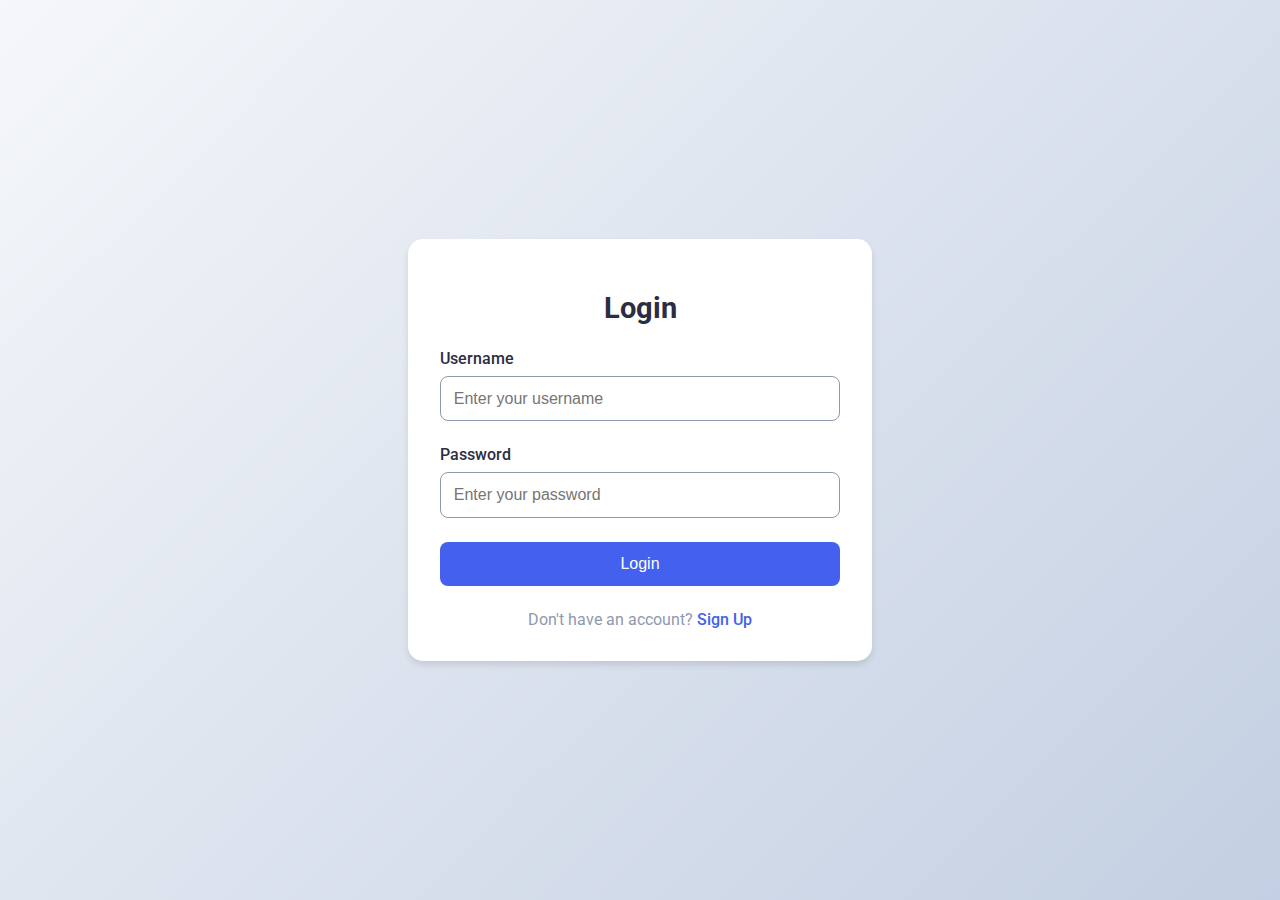
<file: game.html>
﻿<!DOCTYPE html>
<html lang="en">
<head>
    <meta charset="UTF-8">
    <meta name="viewport" content="width=device-width, initial-scale=1.0">
    <title>Telkomzle - puzzle</title>
    <link href="assets/css/style.css" rel="stylesheet" />
    <link href="assets/css/image-puzzle.css" rel="stylesheet" />
    <link href="https://fonts.googleapis.com/css2?family=Poppins:wght@400;500;600&display=swap" rel="stylesheet">
</head>
<body>
    <div id="collage">
        <h2>Telkom Landmark</h2>
        <hr />
        <div id="playPanel" style="padding:5px;display:none;">
            <h3 id="imgTitle"></h3>
            <hr />
            <div style="display:inline-block; margin:auto; width:95%; vertical-align:top; position: relative;">
                <div class="stats-container" style="position: absolute; bottom: -370px; left: 10px; display: flex; gap: 2rem; font-size: 0.9rem; z-index: 1; color: white; background: none; box-shadow: none; pointer-events: none;">
                    <div id="stepBox" style="display: inline-flex; align-items: center; width: 80px; justify-content: space-between; white-space: nowrap;">
                        <div>Steps:</div>
                        <div id="stepCount" class="stepCount">0</div>
                    </div>
                    <div id="timeBox" style="display: inline-flex; align-items: center; white-space: nowrap;">
                        Time Taken: <span id="timerPanel">0</span> secs
                    </div>
                </div>
                <ul id="sortable" class="sortable"></ul>
                <div id="actualImageBox">
                    <img id="actualImage" alt="Puzzle Image" />
                    <p id="levelPanel">
                        <input type="radio" name="level" id="easy" checked="checked" value="easy" 
                            onchange="imagePuzzle.startGame(images, this.value);" /> 
                        <label for="easy">Easy</label>
                        <input type="radio" name="level" id="medium" value="medium" 
                            onchange="imagePuzzle.startGame(images, this.value);" />
                        <label for="medium">Medium</label>
                        <input type="radio" name="level" id="hard" value="hard" 
                            onchange="imagePuzzle.startGame(images, this.value);" />
                        <label for="hard">Hard</label>
                    </p>
                    <div>
                        <button id="btnRule" type="button" class="btn" onclick="rules();">Rules</button>
                        <button id="newPhoto" type="button" class="btn" onclick="restart();">Another Photo</button>
                    </div>
                </div>
            </div>
        </div>
        <div id="gameOver" style="display:none;">
            <div style="background-color: #fc9e9e; padding: 5px 10px 20px 10px; text-align: center; ">
                <h2 style="text-align:center">Game Over!!</h2>
                <p>Congratulations!! <br /> You have completed this picture.</p>
                <p>Steps: <span id="finalStepCount" class="stepCount">0</span> steps.</p>
                <p>Time Taken: <span class="timeCount">0</span> seconds</p>
                <div>
                    <button type="button" onclick="window.location.reload(true);">Play Again</button>
                </div>
            </div>
        </div>
    </div>

    <script>
        var images = [
            { src: 'assets/images/rektorat.jpg', title: 'Gedung Bangkit' },
            { src: 'assets/images/GKU.jpg', title: 'Gedung Tokong Nanas' },
            { src: 'assets/images/tult1.jpg', title: 'Telkom University Landmark Tower' },
            { src: 'assets/images/BTP.jpg', title: 'Bandung Tekno Park' },
            { src: 'assets/images/asrama.jpg', title: 'asrama' }

        ];

        window.onload = function () {
            var level = document.querySelector('#levelPanel input[type="radio"]:checked').value;
            imagePuzzle.startGame(images, level);
        };
        
        function restart() {
            var level = document.querySelector('#levelPanel input[type="radio"]:checked').value;
            imagePuzzle.startGame(images, level);
        }
        
        function rules() {
            alert('Re arrange the image parts in a way that it correctly forms the picture. \nThe no. of steps taken will be counted.');
        }
    </script>

   <!-- Fix the script loading and window.onload issue -->

<!-- Load JavaScript files in the correct order -->
<script src="assets/js/auth.js"></script>
<script src="assets/js/image-puzzle.js"></script>

<!-- Remove the duplicate window.onload function and use one consistent approach -->
<script>
    // Use DOMContentLoaded instead of window.onload to ensure scripts are loaded
    document.addEventListener('DOMContentLoaded', async () => {
        console.log('DOM fully loaded');
        
        // First check authentication
        const isAuthenticated = await Auth.checkAuth();
        if (!isAuthenticated) {
            console.log('Not authenticated, redirecting to login');
            Auth.redirectToLogin();
            return; // Stop execution if not authenticated
        }
        
        console.log('Authentication successful, starting game');
        
        // Then start the game (this was previously in window.onload)
        var level = document.querySelector('#levelPanel input[type="radio"]:checked').value;
        imagePuzzle.startGame(images, level);
    });
    
    // Keep these functions available globally for HTML onclick events
    function restart() {
        var level = document.querySelector('#levelPanel input[type="radio"]:checked').value;
        imagePuzzle.startGame(images, level);
    }
    
    function rules() {
        alert('Re arrange the image parts in a way that it correctly forms the picture. \nThe no. of steps taken will be counted.');
    }
</script>
</body>
</html>
</file>
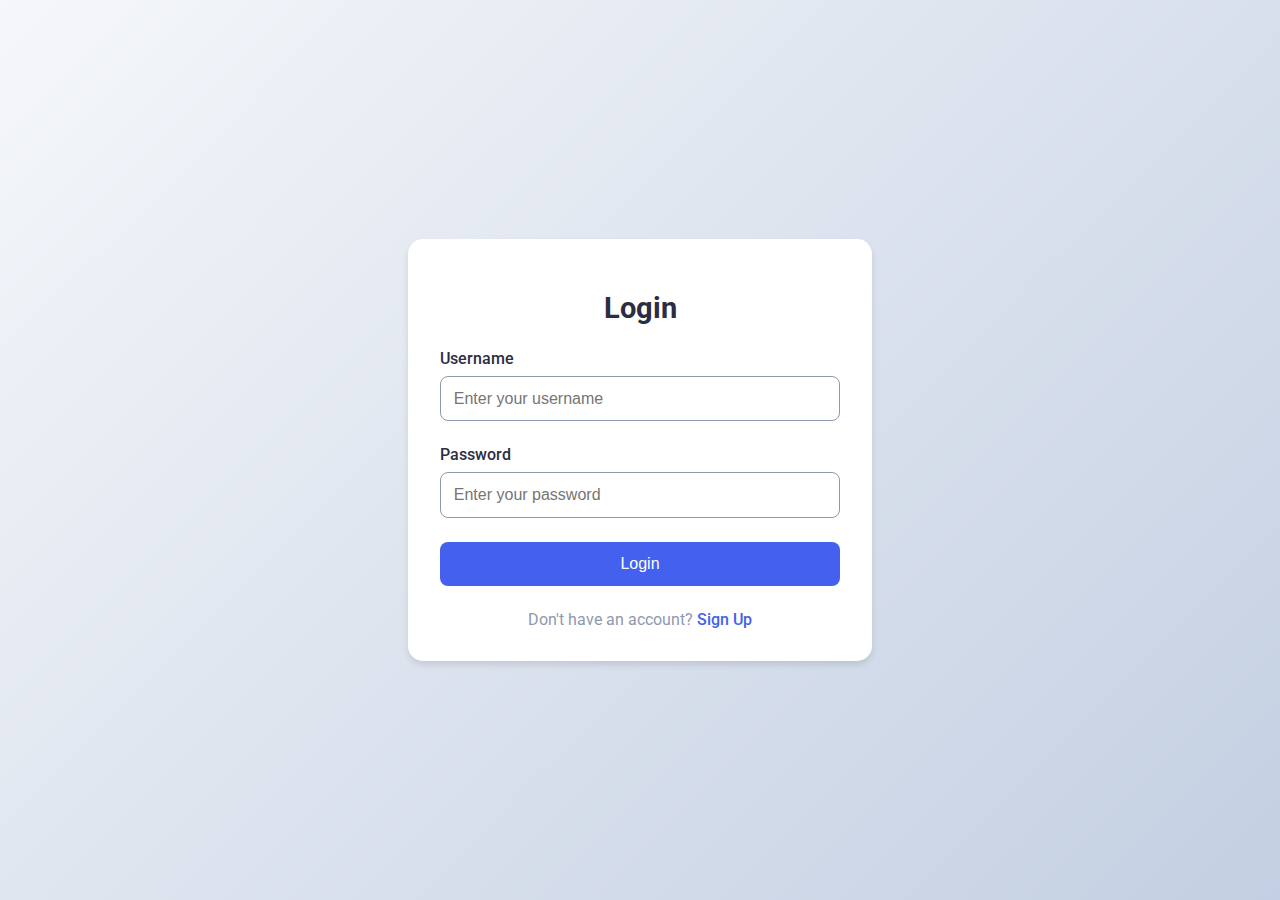
<file: login.html>
<!DOCTYPE html>
<html lang="en">
<head>
    <meta charset="UTF-8">
    <meta name="viewport" content="width=device-width, initial-scale=1.0">
    <title>Puzzle Game Login</title>
    <link href="https://fonts.googleapis.com/css2?family=Roboto:wght@400;500&display=swap" rel="stylesheet">
    <link href="assets/css/login.css" rel="stylesheet" />
    <meta http-equiv="Cache-Control" content="no-cache, no-store, must-revalidate">
    <meta http-equiv="Pragma" content="no-cache">
    <meta http-equiv="Expires" content="0">
</head>
<body>
    <div class="auth-container">
        <h1>Login</h1>
        <div class="form-group">
            <label for="username">Username</label>
            <input type="text" id="username" placeholder="Enter your username">
        </div>
        <div class="form-group">
            <label for="password">Password</label>
            <input type="password" id="password" placeholder="Enter your password">
        </div>
        <div class="form-group">
            <button onclick="loginUser()" class="btn">Login</button>
        </div>
        <div class="auth-link">
            <p>Don't have an account? <a href="register.html">Sign Up</a></p>
        </div>
        <div id="error-message" style="color: red; margin-top: 10px; display: none;"></div>
    </div>
    
    <script>
        // Prevent form resubmission
        if (window.history.replaceState) {
            window.history.replaceState(null, null, window.location.href);
        }
        
        async function loginUser() {
            const username = document.getElementById('username').value.trim();
            const password = document.getElementById('password').value;
            const errorDiv = document.getElementById('error-message');
            
            // Reset error message
            errorDiv.style.display = 'none';
            errorDiv.textContent = '';
            
            // Enhanced validation
            if (!username) {
                errorDiv.textContent = 'Username is required';
                errorDiv.style.display = 'block';
                return;
            }
            
            if (username.length < 3) {
                errorDiv.textContent = 'Username must be at least 3 characters long';
                errorDiv.style.display = 'block';
                return;
            }
            
            if (!password) {
                errorDiv.textContent = 'Password is required';
                errorDiv.style.display = 'block';
                return;
            }
            
            if (password.length < 6) {
                errorDiv.textContent = 'Password must be at least 6 characters long';
                errorDiv.style.display = 'block';
                return;
            }
            
            try {
                // Show loading state
                document.querySelector('.btn').textContent = 'Logging in...';
                document.querySelector('.btn').disabled = true;
                
                console.log('Attempting login for user:', username);
                console.log('Login endpoint:', 'https://games.teluapp.org/8puzzle/backend/api/login.php');
                
                const response = await fetch('https://games.teluapp.org/8puzzle/backend/api/login.php', {
                    method: 'POST',
                    headers: {
                        'Content-Type': 'application/json'
                    },
                    credentials: 'include',
                    body: JSON.stringify({ username, password })
                });
                
                console.log('Login response status:', response.status);
                
                // Get raw response text first for debugging
                const responseText = await response.text();
                console.log('Raw server response:', responseText);
                
                try {
                    // Try to parse as JSON
                    const data = JSON.parse(responseText);
                    console.log('Parsed login response:', data);
                    
                    if (data.status === "success") {
                        // Store login success flag in sessionStorage
                        console.log('Login successful, storing success flag');
                        sessionStorage.setItem('justLoggedIn', 'true');
                        
                        // Log cookies after successful login
                        console.log('Cookies after login:', document.cookie);
                        
                        // Redirect on success
                        console.log('Redirecting to dashboard.html');
                        window.location.replace('dashboard.html');
                    } else {
                        // Show error message from server
                        console.log('Login failed with message:', data.message);
                        errorDiv.textContent = data.message || 'Login failed';
                        errorDiv.style.display = 'block';
                    }
                } catch (jsonError) {
                    // Handle invalid JSON response
                    console.error('JSON parsing error:', jsonError);
                    errorDiv.textContent = 'Server returned an invalid response. Please try again later.';
                    errorDiv.style.display = 'block';
                }
            } catch (error) {
                // Handle network errors
                console.error('Network error:', error);
                errorDiv.textContent = 'Connection failed. Please check your internet connection.';
                errorDiv.style.display = 'block';
            } finally {
                // Reset button state
                document.querySelector('.btn').textContent = 'Login';
                document.querySelector('.btn').disabled = false;
            }
        }
        
        // Add enter key support
        document.addEventListener('keypress', function(e) {
            if (e.key === 'Enter') {
                loginUser();
            }
        });
        
        // Check for error parameters in URL
        document.addEventListener('DOMContentLoaded', function() {
            console.log('Login page fully loaded');
            
            // Check for any login errors in the URL (if redirected from game)
            const urlParams = new URLSearchParams(window.location.search);
            const errorParam = urlParams.get('error');
            if (errorParam) {
                console.log('Login page loaded with error parameter:', errorParam);
                const errorDiv = document.getElementById('error-message');
                errorDiv.textContent = 'Session expired or invalid. Please login again.';
                errorDiv.style.display = 'block';
            }
            
            // Log any existing cookies
            console.log('Existing cookies on login page:', document.cookie);
        });
    </script>
</body>
</html>
</file>
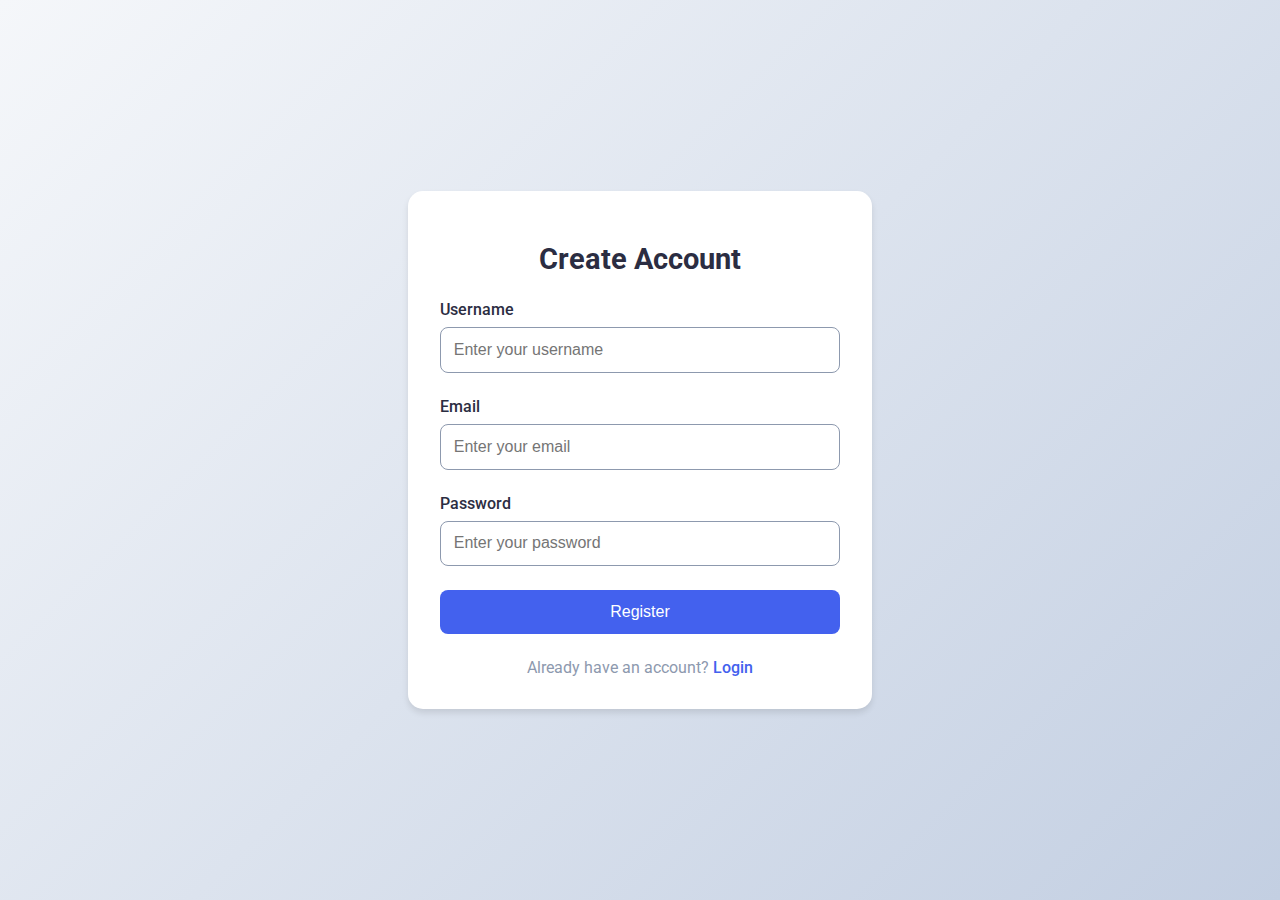
<file: register.html>
<!DOCTYPE html>
<html lang="en">
<head>
    <meta charset="UTF-8">
    <meta name="viewport" content="width=device-width, initial-scale=1.0">
    <title>Register - Puzzle Game</title>
    <link href="https://fonts.googleapis.com/css2?family=Roboto:wght@400;500&display=swap" rel="stylesheet">
    <link href="assets/css/login.css" rel="stylesheet" />
    <meta http-equiv="Cache-Control" content="no-cache, no-store, must-revalidate">
    <meta http-equiv="Pragma" content="no-cache">
    <meta http-equiv="Expires" content="0">
    <style>
        /* Basic styles for validation messages */
        .error-text {
            color: #ff4d4d;
            font-size: 0.8rem;
            margin-top: 5px;
            display: none;
        }
    </style>
</head>
<body>
    <div class="auth-container">
        <h1>Create Account</h1>
        <form id="registerForm">
            <div class="form-group">
                <label for="username">Username</label>
                <input type="text" id="username" name="username" placeholder="Enter your username" required>
                <div id="username-error" class="error-text">Username must be at least 3 characters and contain only letters, numbers, and underscores</div>
            </div>
            <div class="form-group">
                <label for="email">Email</label>
                <input type="email" id="email" name="email" placeholder="Enter your email" required>
                <div id="email-error" class="error-text">Please enter a valid email address</div>
            </div>
            <div class="form-group">
                <label for="password">Password</label>
                <input type="password" id="password" name="password" placeholder="Enter your password" required>
                <div id="password-error" class="error-text">Password must be at least 8 characters with uppercase, lowercase, and numbers</div>
            </div>
            <div class="form-group">
                <button type="submit" class="btn">Register</button>
            </div>
            <div class="auth-link">
                <p>Already have an account? <a href="login.html">Login</a></p>
            </div>
        </form>
        <div id="error-message" style="color: red; margin-top: 10px; display: none;"></div>
    </div>
    <script>
        document.getElementById('registerForm').addEventListener('submit', function(e) {
            e.preventDefault();
            
            // Reset error messages
            document.querySelectorAll('.error-text').forEach(el => el.style.display = 'none');
            document.getElementById('error-message').style.display = 'none';
            
            // Get form values
            const username = document.getElementById('username').value.trim();
            const email = document.getElementById('email').value.trim();
            const password = document.getElementById('password').value;
            let hasError = false;
            
            // Validate username
            if (username.length < 3) {
                document.getElementById('username-error').style.display = 'block';
                hasError = true;
            }
            
            if (!/^[a-zA-Z0-9_]+$/.test(username)) {
                document.getElementById('username-error').style.display = 'block';
                hasError = true;
            }
            
            // Validate email
            const emailRegex = /^[^\s@]+@[^\s@]+\.[^\s@]+$/;
            if (!emailRegex.test(email)) {
                document.getElementById('email-error').style.display = 'block';
                hasError = true;
            }
            
            // Validate password
            if (password.length < 8) {
                document.getElementById('password-error').style.display = 'block';
                hasError = true;
            }
            
            // Password strength validation
            const hasUpperCase = /[A-Z]/.test(password);
            const hasLowerCase = /[a-z]/.test(password);
            const hasNumbers = /[0-9]/.test(password);
            
            if (!hasUpperCase || !hasLowerCase || !hasNumbers) {
                document.getElementById('password-error').style.display = 'block';
                hasError = true;
            }
            
            // If validation fails, stop here
            if (hasError) {
                return;
            }
            
            // Prepare to submit
            const submitButton = document.querySelector('.btn');
            submitButton.textContent = 'Creating Account...';
            submitButton.disabled = true;
            
            const dataToSend = JSON.stringify({ username, email, password });
            fetch('https://games.teluapp.org/8puzzle/backend/api/register.php', {
                method: 'POST',
                headers: {
                    'Content-Type': 'application/json',
                },
                body: dataToSend
            })
            .then(response => {
                if (!response.ok) {
                    throw new Error(`HTTP error! status: ${response.status}`);
                }
                return response.json();
            })
            .then(data => {
                if (data.status === 'success') {
                    alert('Registration successful!');
                    window.location.href = 'login.html';
                } else {
                    const errorMessage = document.getElementById('error-message');
                    errorMessage.textContent = data.message || 'Registration failed. Please try again.';
                    errorMessage.style.display = 'block';
                }
            })
            .catch(error => {
                console.error('Error:', error);
                const errorMessage = document.getElementById('error-message');
                errorMessage.textContent = 'Registration failed. Please try again.';
                errorMessage.style.display = 'block';
            })
            .finally(() => {
                // Reset button state
                submitButton.textContent = 'Register';
                submitButton.disabled = false;
            });
        });
    </script>
</body>
</html>
</file>
<file: assets/css/style.css>
﻿:root {
    --primary: #4361ee;
    --secondary: #3f37c9;
    --accent: #4895ef;
    --background: #f0f2f5;
    --card: #ffffff;
    --text: #2b2d42;
    --text-light: #8d99ae;
    --success: #4cc9f0;
    --warning: #ffd60a;
    --danger: #ef233c;
    --shadow: 0 4px 6px rgba(0, 0, 0, 0.1);
}

body {
    font-family: 'Poppins', sans-serif;
    margin: 0;
    background: linear-gradient(135deg, #f5f7fa 0%, #c3cfe2 100%);
    min-height: 100vh;
    color: var(--text);
}

#collage {
    padding: 2rem;
    max-width: 1200px;
    margin: 0 auto;
}

#collage h2 {
    font-size: 2.5rem;
    color: var(--text);
    text-align: center;
    margin-bottom: 1.5rem;
    font-weight: 600;
    text-transform: uppercase;
    letter-spacing: 2px;
}

#collage hr {
    border: none;
    height: 3px;
    background: linear-gradient(to right, var(--primary), var(--accent));
    margin: 1.5rem 0;
    opacity: 0.3;
    border-radius: 3px;
}

/* Stats Container - New Addition */
#actualImageBox {
    position: relative;
}

/* Stats Container with positioning at top left */
/* Stats Container */
.stats-container {
    position: absolute;
    top: 10px;
    left: 10px;
    display: flex;
    justify-content: flex-start;
    gap: 2rem;
    font-size: 0.9rem;
    z-index: 100;
    color: white;
    background: none;  /* Menghilangkan background */
    box-shadow: none;  /* Menghilangkan shadow */
}

#playPanel {
    position: relative;
}

#stepBox, #timeBox {
    display: inline-flex;
    align-items: center;
    white-space: nowrap;
}

#stepBox {
    width: 80px; /* Memberikan fixed width agar sejajar */
    justify-content: space-between;
}

.stepCount {
    font-weight: 600;
}

.sortable {
    margin-bottom: 0;
}

/* Buttons */
.btn {
    background: linear-gradient(135deg, var(--primary), var(--secondary));
    color: white;
    border: none;
    padding: 0.8rem 1.5rem;
    border-radius: 30px;
    font-size: 1rem;
    font-weight: 500;
    cursor: pointer;
    transition: all 0.3s ease;
    box-shadow: 0 4px 15px rgba(67, 97, 238, 0.2);
    margin: 0.5rem;
}

.btn:hover {
    transform: translateY(-3px);
    box-shadow: 0 8px 25px rgba(67, 97, 238, 0.4);
}

/* Level Panel */
#levelPanel {
    margin: 2rem 0;
    text-align: center;
    display: flex;
    justify-content: center;
    gap: 1rem;
    flex-wrap: wrap;
}

#levelPanel input[type="radio"] {
    display: none;
}

#levelPanel label {
    padding: 0.8rem 1.5rem;
    border-radius: 30px;
    cursor: pointer;
    background: white;
    color: var(--text);
    font-weight: 500;
    transition: all 0.3s ease;
    box-shadow: var(--shadow);
}

#levelPanel input[type="radio"]:checked + label {
    background: var(--primary);
    color: white;
    box-shadow: 0 5px 15px rgba(67, 97, 238, 0.3);
}

/* Game Over Screen */
#gameOver {
    position: fixed;
    top: 0;
    left: 0;
    right: 0;
    bottom: 0;
    background: rgba(0,0,0,0.8);
    backdrop-filter: blur(5px);
    display: flex;
    align-items: center;
    justify-content: center;
    z-index: 1000;
}

#gameOver div {
    background: white;
    padding: 3rem;
    border-radius: 20px;
    text-align: center;
    box-shadow: 0 20px 50px rgba(0,0,0,0.3);
    max-width: 400px;
    width: 90%;
    animation: popIn 0.5s cubic-bezier(0.34, 1.56, 0.64, 1);
}

@keyframes popIn {
    from { 
        transform: scale(0.8);
        opacity: 0;
    }
    to { 
        transform: scale(1);
        opacity: 1;
    }
}

/* Responsive Design */
@media (max-width: 768px) {
    #collage {
        padding: 1rem;
    }
    
    #collage h2 {
        font-size: 2rem;
    }
    
    .btn {
        padding: 0.7rem 1.2rem;
        font-size: 0.9rem;
    }

    .stats-container {
        flex-direction: row;
        gap: 1rem;
        padding: 0.8rem;
    }
}
</file>
<file: assets/css/image-puzzle.css>
﻿body {
    font-family: 'Segoe UI', Calibri, Arial;
    margin: 0;
    background: var(--background);
}

#collage {
    padding: 20px;
}

#collage hr {
    border: none;
    border-top: 2px solid var(--text-light);
    height: 1px;
}

#collage #playPanel {
    background: var(--card);
    padding: 10px 0px;
    margin: 10px auto;
    max-width: 800px;
    width: 95%;
    border-radius: 12px;
    box-shadow: var(--shadow);
}

#collage #actualImageBox {
    display: inline-block;
    font-size: 0.8em;
    margin: 10px 10px;
    vertical-align: top;
    width: 280px;
    background: var(--background);
    padding: 15px;
    border-radius: 8px;
}



#collage img#actualImage {
    border: 2px solid var(--accent);
    height: 280px;
    width: 280px;
    border-radius: 8px;
}

#collage #sortable {
    border: 2px solid var(--primary);
    list-style-type: none;
    display: inline-block;
    margin: 10px;
    padding: 0;
    width: 400px;
    border-radius: 8px;
    overflow: hidden;
}

#collage #sortable li {
    background-size: 400% 400%;
    border: none;
    cursor: pointer;
    margin: 0;
    padding: 0;
    float: left;
    width: 100px;
    height: 100px;
}

#collage button {
    background: var(--primary);
    color: white;
    border: none;
    font-size: 14px;
    height: auto;
    width: auto;
    padding: 8px 16px;
    border-radius: 6px;
    cursor: pointer;
    transition: all 0.3s ease;
    margin: 5px;
}

#collage button:hover {
    background: var(--secondary);
    transform: translateY(-2px);
    box-shadow: var(--shadow);
}

h2 {
    font-weight: normal;
    text-align: center;
    color: var(--text);
}

h3 {
    font-weight: normal;
    margin: 3px 0px;
    text-align: center;
    color: var(--text);
}

#gameOver {
    display: none;
}

#gameOver div {
    background: var(--card);
    padding: 20px;
    text-align: center;
    border-radius: 12px;
    box-shadow: var(--shadow);
}

#gameOver h2 {
    text-align: center;
    color: var(--success);
}

#collage #stepBox,
#collage #timeBox {
    display: inline-block;
    background: var(--background);
    padding: 0.5rem 1rem;
    border-radius: 8px;
    margin: 0.5rem 1rem;
    font-size: 0.9rem;
    color: var(--text);
    font-weight: 500;
    box-shadow: inset 0 2px 4px rgba(0,0,0,0.05);
    width: auto;
}

/* Add a container for the boxes to control layout */
.stats-container {
    display: flex;
    align-items: center;
    justify-content: center;
    gap: 1rem;
    margin: 0.5rem 0;
}
</file>
<file: assets/css/login.css>
:root {
    --primary: #4361ee;
    --secondary: #3f37c9;
    --accent: #4895ef;
    --background: #f0f2f5;
    --card: #ffffff;
    --text: #2b2d42;
    --text-light: #8d99ae;
    --success: #4cc9f0;
    --warning: #ffd60a;
    --danger: #ef233c;
    --shadow: 0 4px 6px rgba(0, 0, 0, 0.1);
}

body {
    font-family: 'Roboto', sans-serif;
    margin: 0;
    padding: 0;
    min-height: 100vh;
    display: flex;
    align-items: center;
    justify-content: center;
    background: linear-gradient(135deg, #f5f7fa 0%, #c3cfe2 100%);
}

.auth-container {
    width: 100%;
    max-width: 400px;
    margin: 20px;
    padding: 2rem;
    background: var(--card);
    border-radius: 15px;
    box-shadow: var(--shadow);
}

.auth-container h1 {
    color: var(--text);
    text-align: center;
    margin-bottom: 1.5rem;
    font-size: 1.8rem;
}

.form-group {
    margin-bottom: 1.5rem;
}

.form-group label {
    display: block;
    margin-bottom: 0.5rem;
    color: var(--text);
    font-weight: 500;
}

.form-group input {
    width: 100%;
    padding: 0.8rem;
    border: 1px solid var(--text-light);
    border-radius: 8px;
    font-size: 1rem;
    box-sizing: border-box;
    transition: all 0.3s ease;
}

.form-group input:focus {
    border-color: var(--primary);
    outline: none;
    box-shadow: 0 0 0 3px rgba(67, 97, 238, 0.1);
}

.btn {
    width: 100%;
    padding: 0.8rem;
    background: var(--primary);
    color: white;
    border: none;
    border-radius: 8px;
    font-size: 1rem;
    font-weight: 500;
    cursor: pointer;
    transition: all 0.3s ease;
}

.btn:hover {
    background: var(--secondary);
    transform: translateY(-2px);
    box-shadow: 0 4px 12px rgba(67, 97, 238, 0.2);
}

.auth-link {
    text-align: center;
    margin-top: 1.5rem;
}

.auth-link p {
    color: var(--text-light);
    margin: 0;
}

.auth-link a {
    color: var(--primary);
    text-decoration: none;
    font-weight: 500;
    transition: color 0.3s ease;
}

.auth-link a:hover {
    color: var(--secondary);
    text-decoration: underline;
}

@media (max-width: 480px) {
    .auth-container {
        margin: 15px;
        padding: 1.5rem;
    }

    .auth-container h1 {
        font-size: 1.5rem;
    }

    .form-group input,
    .btn {
        padding: 0.7rem;
    }
}
</file>
